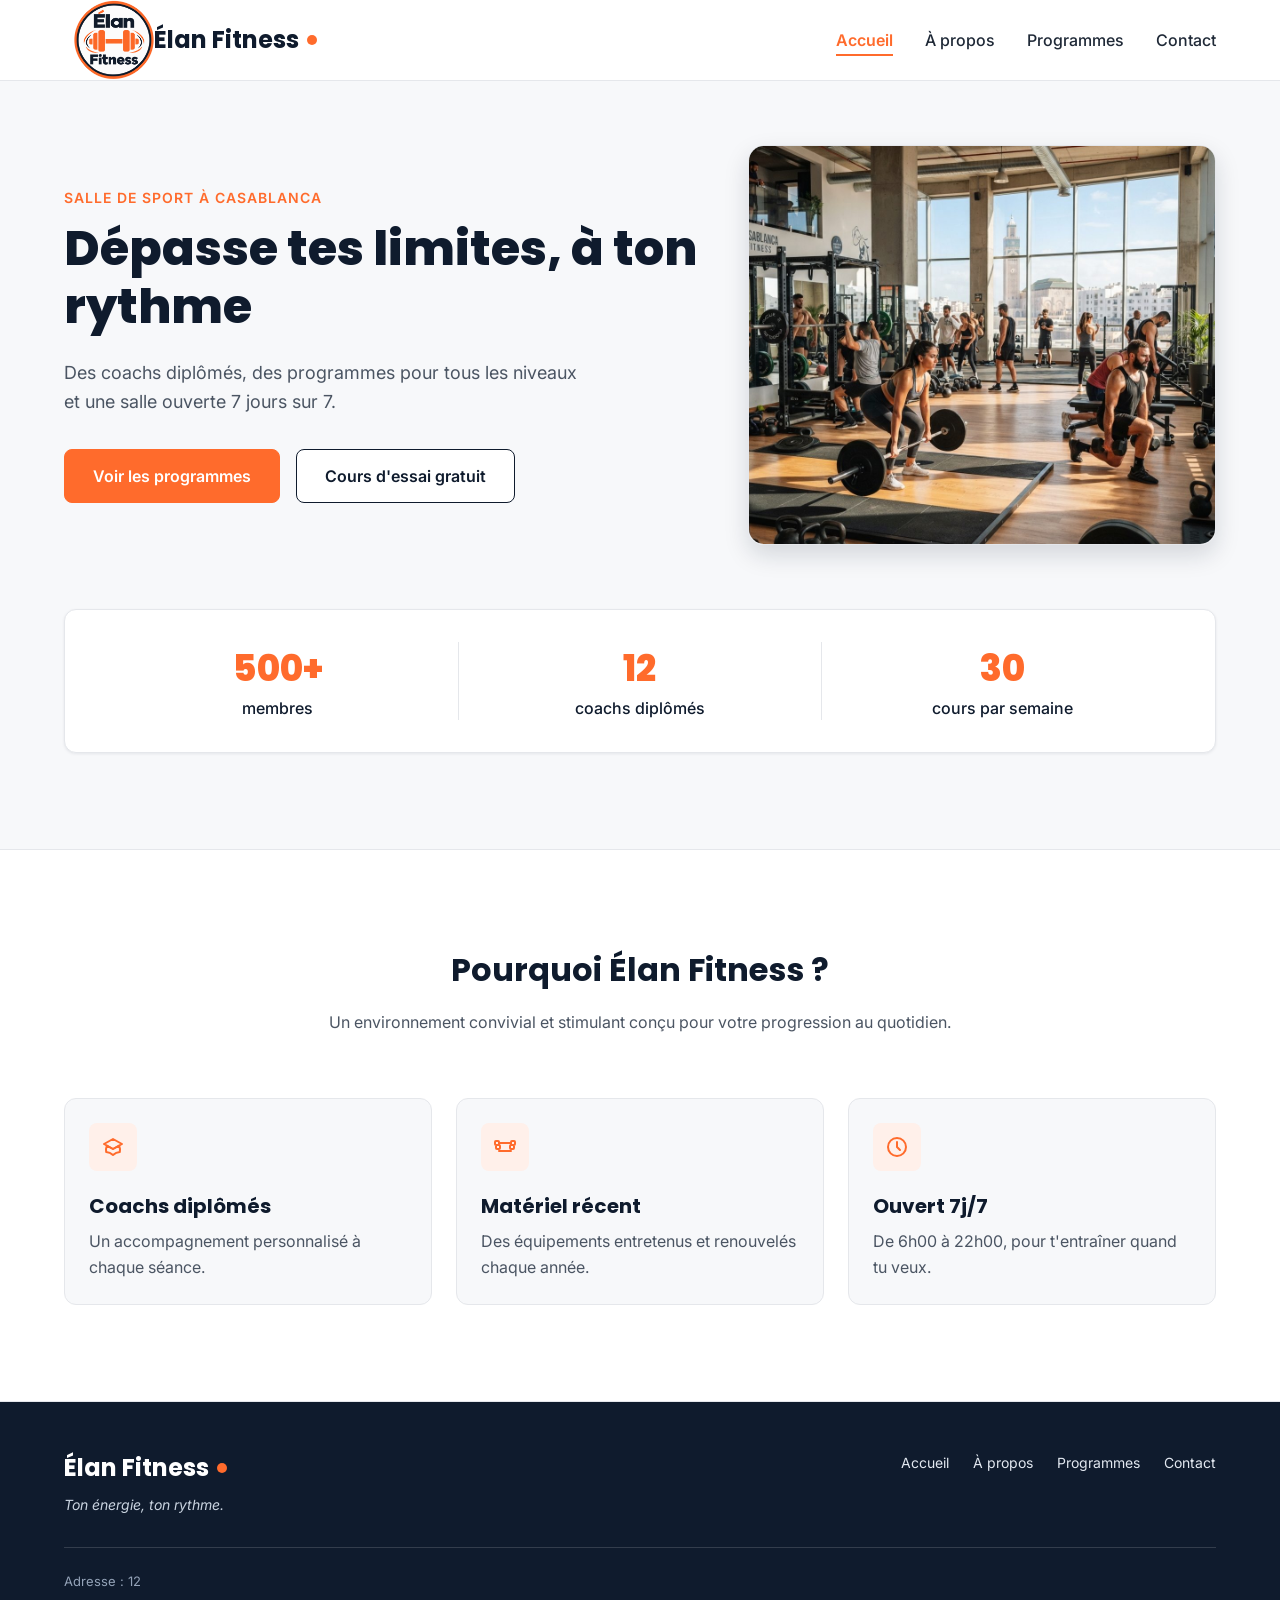
<file: index.html>
<!DOCTYPE html>
<html lang="fr">
<head>
  <meta charset="UTF-8">
  <meta name="viewport" content="width=device-width, initial-scale=1">
  <meta name="description" content="Élan Fitness, salle de sport à Casablanca : musculation, yoga, cardio et boxe fitness avec des coachs diplômés. Réservez votre cours d'essai gratuit.">
  <title>Élan Fitness | Salle de sport à Casablanca</title>

  <link rel="preconnect" href="https://fonts.googleapis.com">
  <link rel="preconnect" href="https://fonts.gstatic.com" crossorigin>
  <link href="https://fonts.googleapis.com/css2?family=Inter:wght@400;500;600&family=Poppins:wght@600;700;800&display=swap" rel="stylesheet">

  <link rel="stylesheet" href="style.css">
</head>

<body>

  <header class="en-tete">
    <div class="conteneur en-tete-contenu">
      <a href="index.html" class="logo"><img src="img/logo.png" alt="logo elan " class="image-logo"> Élan Fitness </a>

      <nav aria-label="Navigation principale">
        <ul class="menu">
         <li><a href="index.html" class="lien-actif" aria-current="page">Accueil</a></li>

          <li><a href="propos.html">À propos</a></li>
          <li><a href="programmes.html">Programmes</a></li>
          <li><a href="contactez-nous.html">Contact</a></li>
        </ul>
      </nav>
    </div>
  </header>

  <main>

    <section id="accueil" class="hero">
      <div class="conteneur">

        <div class="hero-contenu">
          <div class="hero-texte">
            <p class="sur-titre">Salle de sport à Casablanca</p>
            <h1>Dépasse tes limites, à ton rythme</h1>
            <p class="hero-description">
              Des coachs diplômés, des programmes pour tous les niveaux et une salle ouverte 7 jours sur 7.
            </p>
            <div class="boutons">

              <a href="programmes.html" class="bouton bouton-principal">Voir les programmes</a>
              <a href="contactez-nous.html" class="bouton bouton-secondaire">Cours d'essai gratuit</a>

            </div>
          </div>

          <img class="hero-image" src="img/hero.jpg" alt="Des personnes s'entraînent dans une salle de sport lumineuse à Casablanca">
        </div>

        <div class="chiffres">
          <div class="chiffre">
            <p class="chiffre-nombre">500+</p>
            <p>membres</p>
          </div>
          <div class="chiffre">
            <p class="chiffre-nombre">12</p>
            <p>coachs diplômés</p>
          </div>
          <div class="chiffre">
            <p class="chiffre-nombre">30</p>
            <p>cours par semaine</p>
          </div>
        </div>

      </div>
    </section>

  


    <section class="section section-blanche">
      <div class="conteneur">

        <div class="section-titre">
          <h2>Pourquoi Élan Fitness ?</h2>
          <p>Un environnement convivial et stimulant conçu pour votre progression au quotidien.</p>
        </div>

        <div class="cartes">
          <article class="carte carte-avantage">
            <div class="icone"><img src="img/icone-coach.svg" alt=""></div>
            <h3>Coachs diplômés</h3>
            <p>Un accompagnement personnalisé à chaque séance.</p>
          </article>

          <article class="carte carte-avantage">
            <div class="icone"><img src="img/icone-materiel.svg" alt=""></div>
            <h3>Matériel récent</h3>
            <p>Des équipements entretenus et renouvelés chaque année.</p>
          </article>

          <article class="carte carte-avantage">
            <div class="icone"><img src="img/icone-horloge.svg" alt=""></div>
            <h3>Ouvert 7j/7</h3>
            <p>De 6h00 à 22h00, pour t'entraîner quand tu veux.</p>
          </article>
        </div>

      </div>
    </section>

    

    

  </main>

  <footer class="pied-de-page">
    <div class="conteneur">

      <div class="pied-haut">
        <div>
          <p class="logo logo-clair">Élan Fitness</p>
          <p class="slogan">Ton énergie, ton rythme.</p>
        </div>

        <nav aria-label="Navigation du pied de page">
          <ul class="menu menu-pied">
            <li><a href="index.html">Accueil</a></li>
            <li><a href="propos.html">À propos</a></li>

             <li><a href="programmes.html">Programmes</a></li>
              <li><a href="contactez-nous.html">Contact</a></li>
</ul>

        </nav>
      </div>

      <div class="pied-bas">
        <p>Adresse : 12
</file>
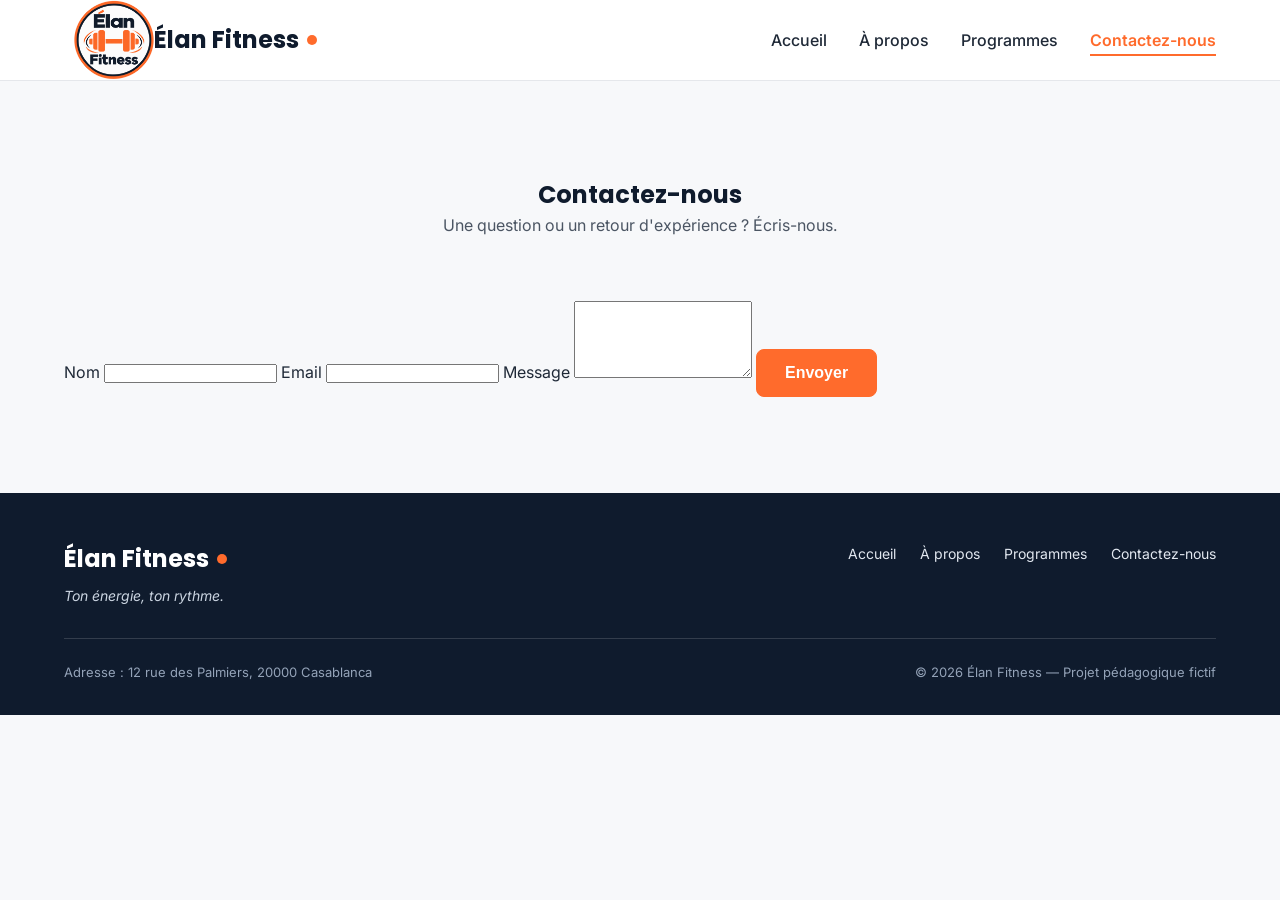
<file: contactez-nous.html>
<!DOCTYPE html>
<html lang="fr">
<head>
  <meta charset="UTF-8">
  <meta name="viewport" content="width=device-width, initial-scale=1">
  <meta name="description" content="Contactez Élan Fitness à Casablanca : envoyez-nous un message ou votre retour d'expérience.">
  <title>Contactez-nous | Élan Fitness</title>

  <link rel="preconnect" href="https://fonts.googleapis.com">
  <link rel="preconnect" href="https://fonts.gstatic.com" crossorigin>
  <link href="https://fonts.googleapis.com/css2?family=Inter:wght@400;500;600&family=Poppins:wght@600;700;800&display=swap" rel="stylesheet">

  <link rel="stylesheet" href="style.css">
</head>

<body>

  <header class="en-tete">
    <div class="conteneur en-tete-contenu">
     <a href="index.html" class="logo"><img src="img/logo.png" alt="logo elan " class="image-logo"> Élan Fitness </a>
      <nav aria-label="Navigation principale">
        <ul class="menu">
          <li><a href="index.html">Accueil</a></li>
          <li><a href="propos.html">À propos</a></li>
          <li><a href="programmes.html">Programmes</a></li>
          <li><a href="contactez-nous.html" class="lien-actif" aria-current="page">Contactez-nous</a></li>
        </ul>
      </nav>
    </div>
  </header>

  <main>

    <section class="section">
      <div class="conteneur">

        <div class="section-titre">
          <h1>Contactez-nous</h1>
          <p>Une question ou un retour d'expérience ? Écris-nous.</p>
        </div>

        <form class="formulaire" action="#" method="post">

          <label for="nom">Nom</label>
          <input type="text" id="nom" name="nom" required>

          <label for="email">Email</label>
          <input type="email" id="email" name="email" required>

          <label for="message">Message</label>
          <textarea id="message" name="message" rows="5" required></textarea>

          <button type="submit" class="bouton bouton-principal">Envoyer</button>

        </form>

      </div>
    </section>

  </main>

  <footer class="pied-de-page">
    <div class="conteneur">

      <div class="pied-haut">
        <div>
          <p class="logo logo-clair">Élan Fitness</p>
          <p class="slogan">Ton énergie, ton rythme.</p>
        </div>

        <nav aria-label="Navigation du pied de page">
          <ul class="menu menu-pied">
            <li><a href="index.html">Accueil</a></li>
            <li><a href="propos.html">À propos</a></li>
            <li><a href="programmes.html">Programmes</a></li>
            <li><a href="contactez-nous.html">Contactez-nous</a></li>
          </ul>
        </nav>
      </div>

      <div class="pied-bas">
        <p>Adresse : 12 rue des Palmiers, 20000 Casablanca</p>
        <p>&copy; 2026 Élan Fitness — Projet pédagogique fictif</p>
      </div>

    </div>
  </footer>

</body>
</html>
</file>
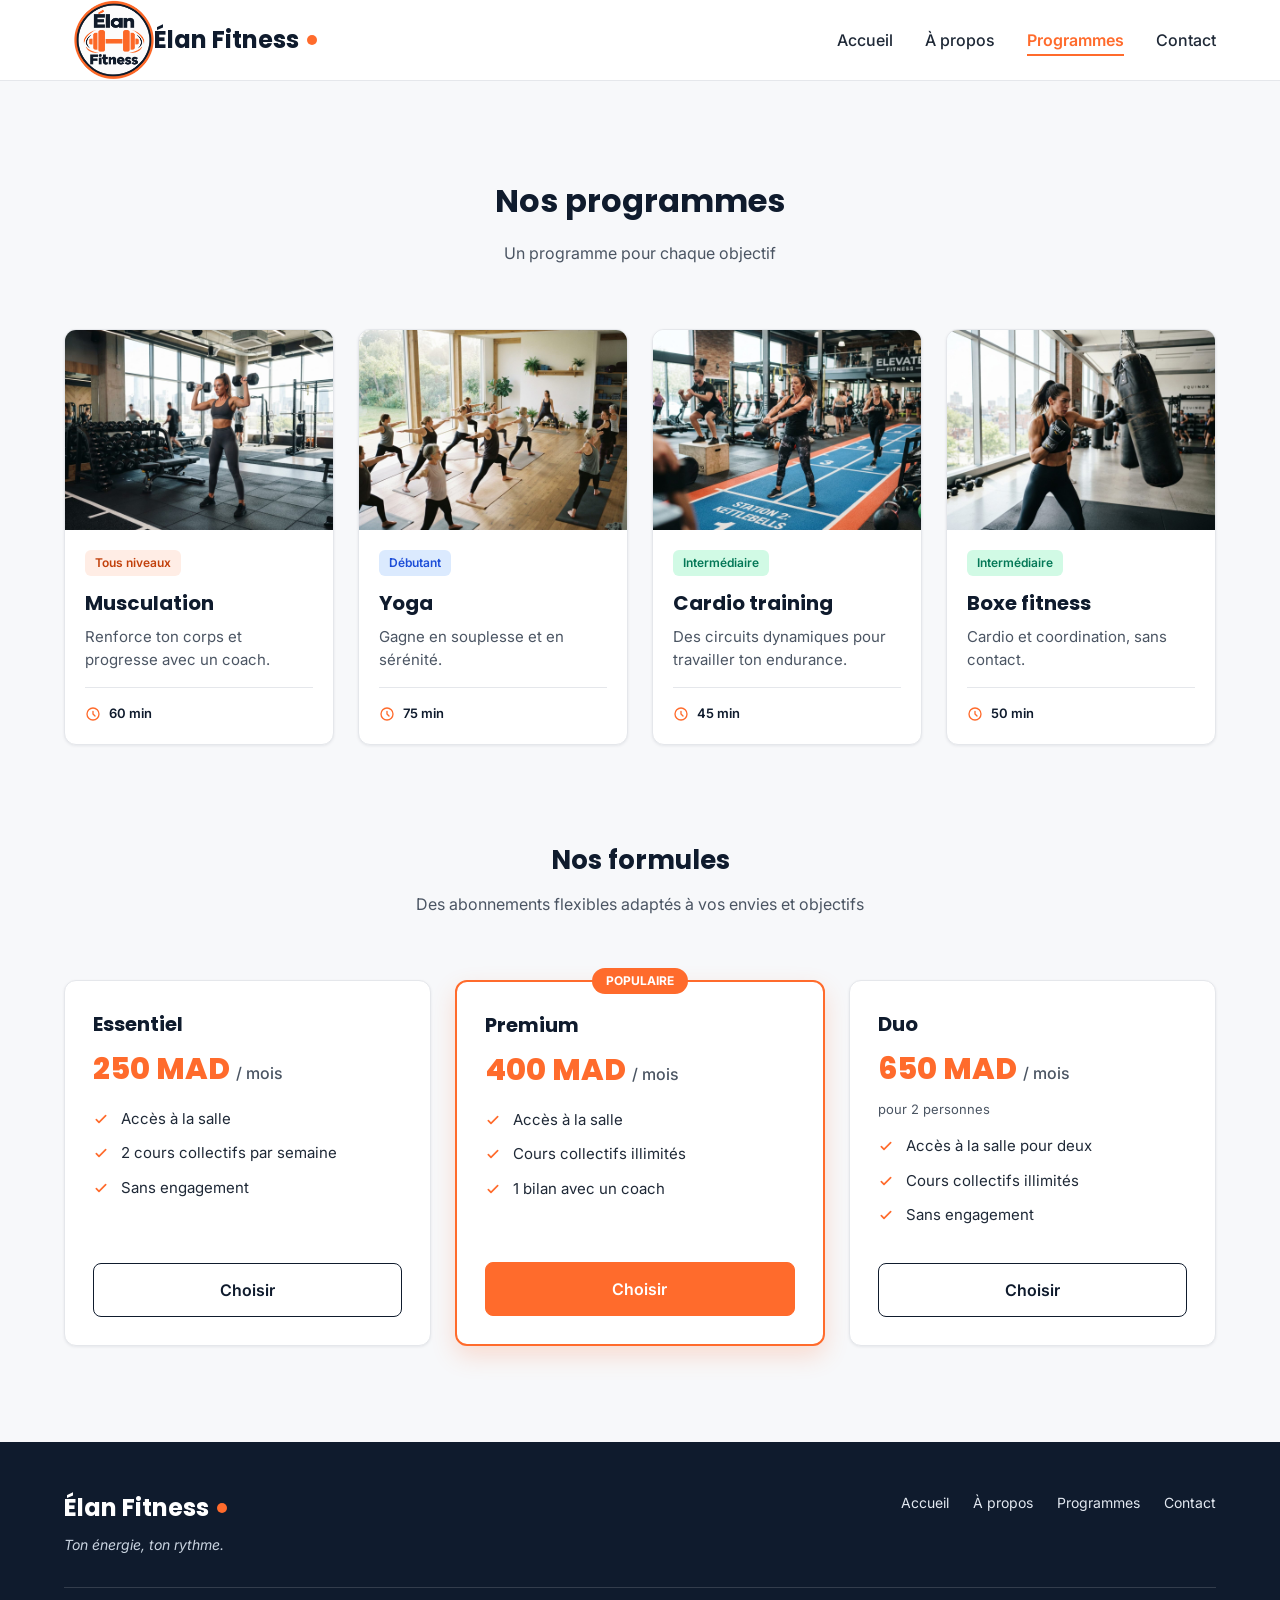
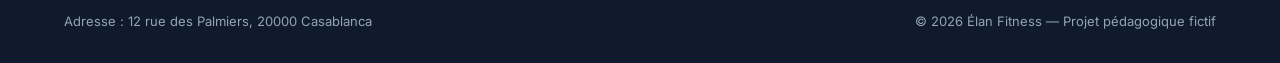
<file: programmes.html>
<!DOCTYPE html>
<html lang="fr">
<head>
  <meta charset="UTF-8">
  <meta name="viewport" content="width=device-width, initial-scale=1">
  <meta name="description" content="Élan Fitness, salle de sport à Casablanca : musculation, yoga, cardio et boxe fitness avec des coachs diplômés. Réservez votre cours d'essai gratuit.">
  <title>Élan Fitness | Salle de sport à Casablanca</title>

  <link rel="preconnect" href="https://fonts.googleapis.com">
  <link rel="preconnect" href="https://fonts.gstatic.com" crossorigin>
  <link href="https://fonts.googleapis.com/css2?family=Inter:wght@400;500;600&family=Poppins:wght@600;700;800&display=swap" rel="stylesheet">

  <link rel="stylesheet" href="style.css">
</head>

<body>

  <header class="en-tete">
    <div class="conteneur en-tete-contenu">
  <a href="index.html" class="logo"><img src="img/logo.png" alt="logo elan " class="image-logo"> Élan Fitness </a>

      <nav aria-label="Navigation principale">
        <ul class="menu">
          <li><a href="index.html">Accueil</a></li>
          <li><a href="propos.html">À propos</a></li>
          <li><a href="programmes.html" class="lien-actif" aria-current="page">Programmes</a></li>
           <li><a href="contactez-nous.html">Contact</a></li>
        </ul>
      </nav>
    </div>
  </header>

  <main>
    
    
    <section id="programmes" class="section">
      <div class="conteneur">

        <div class="section-titre">
          <h2>Nos programmes</h2>
          <p>Un programme pour chaque objectif</p>
        </div>

        <div class="cartes">

          <article class="carte carte-programme">
            <img src="img/musculation.jpg" alt="Une sportive soulève des haltères dans l'espace musculation">
            <div class="programme-corps">
              <span class="etiquette etiquette-orange">Tous niveaux</span>
              <h3>Musculation</h3>
              <p>Renforce ton corps et progresse avec un coach.</p>
              <p class="duree"><img src="img/icone-duree.svg" alt="">60 min</p>
            </div>
          </article>

          <article class="carte carte-programme">
            <img src="img/yoga.jpg" alt="Un groupe pratique le yoga sur des tapis dans une salle lumineuse">
            <div class="programme-corps">
              <span class="etiquette etiquette-bleue">Débutant</span>
              <h3>Yoga</h3>
              <p>Gagne en souplesse et en sérénité.</p>
              <p class="duree"><img src="img/icone-duree.svg" alt="">75 min</p>
            </div>
          </article>

          <article class="carte carte-programme">
            <img src="img/cardio.jpg" alt="Des sportifs suivent un circuit de cardio training avec des kettlebells">
            <div class="programme-corps">
              <span class="etiquette etiquette-verte">Intermédiaire</span>
              <h3>Cardio training</h3>
              <p>Des circuits dynamiques pour travailler ton endurance.</p>
              <p class="duree"><img src="img/icone-duree.svg" alt="">45 min</p>
            </div>
          </article>

          <article class="carte carte-programme">
            <img src="img/boxe.jpg" alt="Une sportive frappe un sac de frappe pendant un cours de boxe fitness">
            <div class="programme-corps">
              <span class="etiquette etiquette-verte">Intermédiaire</span>
              <h3>Boxe fitness</h3>
              <p>Cardio et coordination, sans contact.</p>
              <p class="duree"><img src="img/icone-duree.svg" alt="">50 min</p>
            </div>
          </article>

        </div>

        <div class="formules">

          <div class="section-titre">
            <h3>Nos formules</h3>
            <p>Des abonnements flexibles adaptés à vos envies et objectifs</p>
          </div>

          <div class="cartes">

            <article class="carte formule">
              <h4>Essentiel</h4>
              <p class="prix">250 MAD <span>/ mois</span></p>
              <ul class="formule-liste">
                <li>Accès à la salle</li>
                <li>2 cours collectifs par semaine</li>
                <li>Sans engagement</li>
              </ul>
              <a href="#contact" class="bouton bouton-secondaire">Choisir</a>
            </article>

            <article class="carte formule formule-populaire">
              <p class="badge-populaire">Populaire</p>
              <h4>Premium</h4>
              <p class="prix">400 MAD <span>/ mois</span></p>
              <ul class="formule-liste">
                <li>Accès à la salle</li>
                <li>Cours collectifs illimités</li>
                <li>1 bilan avec un coach</li>
              </ul>
              <a href="#contact" class="bouton bouton-principal">Choisir</a>
            </article>

            <article class="carte formule">
              <h4>Duo</h4>
              <p class="prix">650 MAD <span>/ mois</span></p>
              <p class="prix-note">pour 2 personnes</p>
              <ul class="formule-liste">
                <li>Accès à la salle pour deux</li>
                <li>Cours collectifs illimités</li>
                <li>Sans engagement</li>
              </ul>
              <a href="#contact" class="bouton bouton-secondaire">Choisir</a>
            </article>

          </div>
        </div>

      </div>
    </section>

  </main>

  <footer class="pied-de-page">
    <div class="conteneur">

      <div class="pied-haut">
        <div>
          <p class="logo logo-clair">Élan Fitness</p>
          <p class="slogan">Ton énergie, ton rythme.</p>
        </div>

        <nav aria-label="Navigation du pied de page">
          <ul class="menu menu-pied">
            <li><a href="index.html">Accueil</a></li>
            <li><a href="propos.html">À propos</a></li>
            <li><a href="programmes.html">Programmes</a></li>
            <li><a href="contactez-nous.html">Contact</a></li>
          </ul>
        </nav>
      </div>

      <div class="pied-bas">
        <p>Adresse : 12 rue des Palmiers, 20000 Casablanca</p>
        <p>&copy; 2026 Élan Fitness — Projet pédagogique fictif</p>
      </div>

    </div>
  </footer>

</body>
</html>
</file>
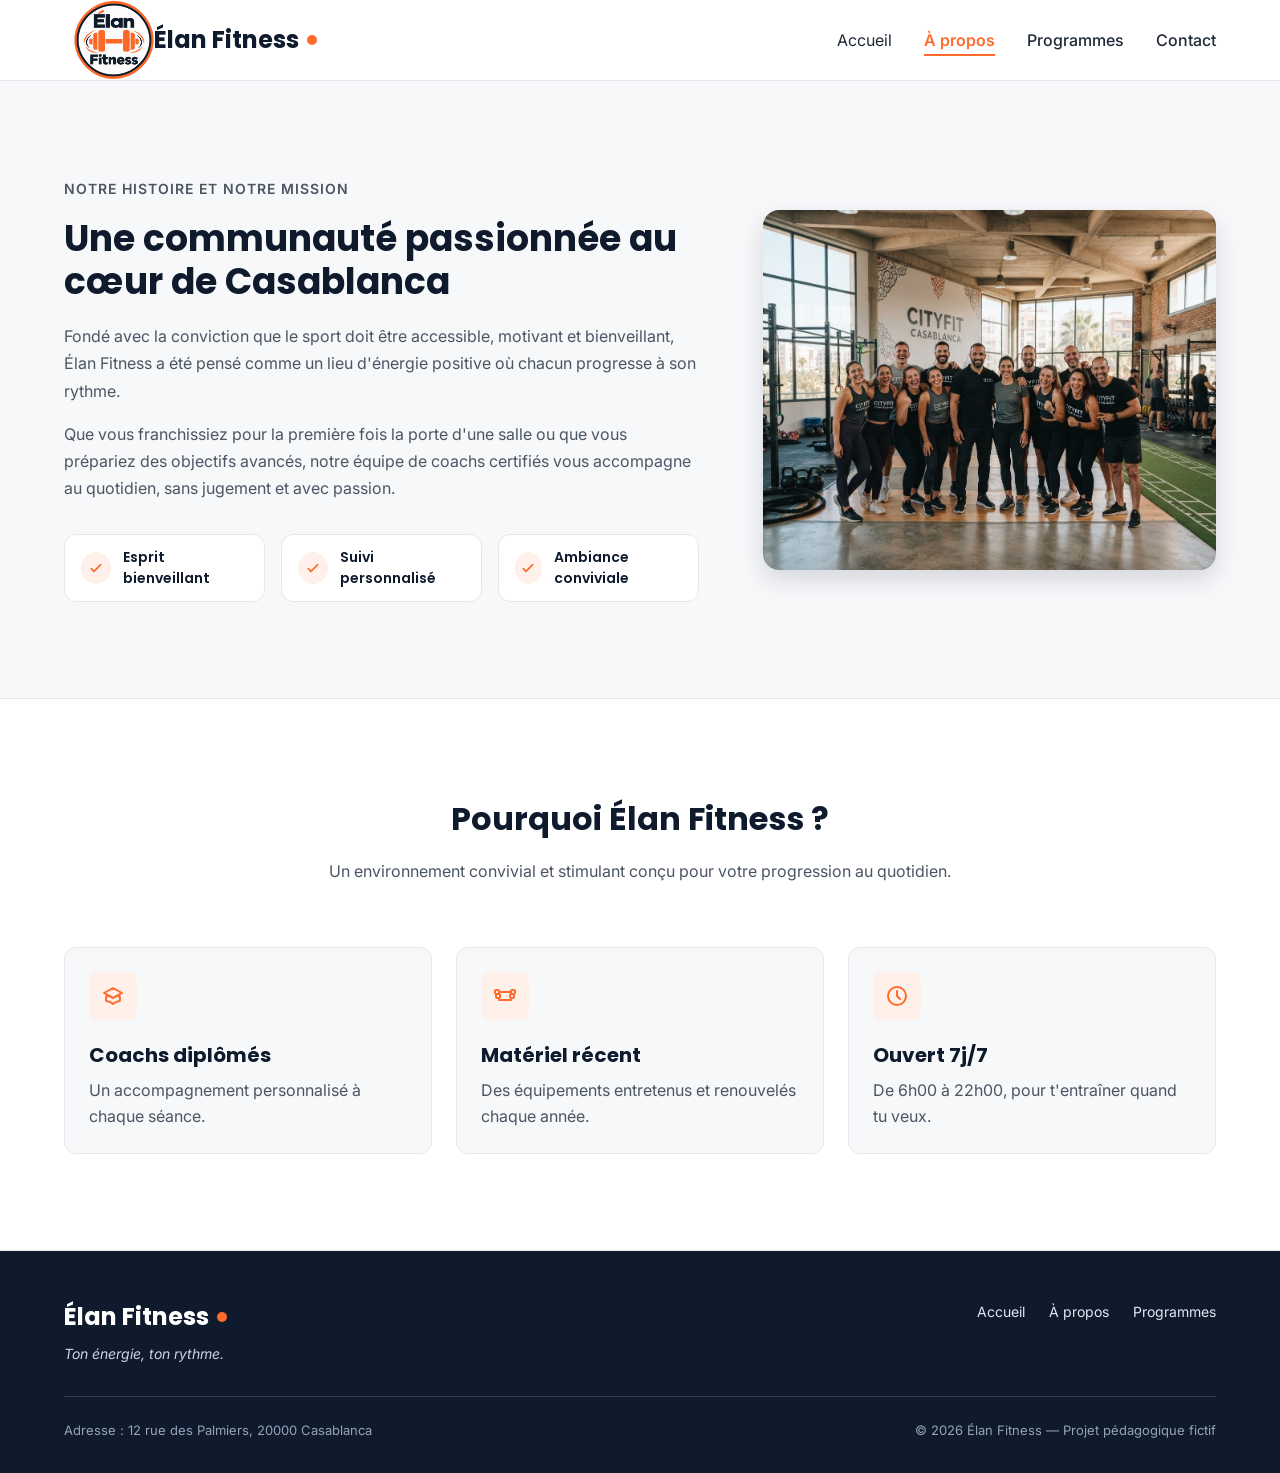
<file: propos.html>
<!DOCTYPE html>
<html lang="fr">
<head>
  <meta charset="UTF-8">
  <meta name="viewport" content="width=device-width, initial-scale=1">
  <meta name="description" content="Élan Fitness, salle de sport à Casablanca : musculation, yoga, cardio et boxe fitness avec des coachs diplômés. Réservez votre cours d'essai gratuit.">
  <title>Élan Fitness | Salle de sport à Casablanca</title>

  <link rel="preconnect" href="https://fonts.googleapis.com">
  <link rel="preconnect" href="https://fonts.gstatic.com" crossorigin>
  <link href="https://fonts.googleapis.com/css2?family=Inter:wght@400;500;600&family=Poppins:wght@600;700;800&display=swap" rel="stylesheet">

  <link rel="stylesheet" href="style.css">
</head>

<body>

  <header class="en-tete">
    <div class="conteneur en-tete-contenu">
   <a href="index.html" class="logo"><img src="img/logo.png" alt="logo elan " class="image-logo"> Élan Fitness </a>

      <nav aria-label="Navigation principale">
        <ul class="menu">
          <li><a href="index.html"></a>Accueil</li>
          <li><a href="propos.html" class="lien-actif">À propos</a></li>
          <li><a href="programmes.html">Programmes</a></li>
           <li><a href="contactez-nous.html">Contact</a></li>

        </ul>
      </nav>
    </div>
  </header>

  <main>


    <section id="a-propos" class="section">
      <div class="conteneur apropos-contenu">

        <div class="apropos-texte">
          <p class="sur-titre">Notre histoire et notre mission</p>
          <h2>Une communauté passionnée au cœur de Casablanca</h2>
          <p>
            Fondé avec la conviction que le sport doit être accessible, motivant et bienveillant,
            Élan Fitness a été pensé comme un lieu d'énergie positive où chacun progresse à son rythme.
          </p>
          <p>
            Que vous franchissiez pour la première fois la porte d'une salle ou que vous prépariez des
            objectifs avancés, notre équipe de coachs certifiés vous accompagne au quotidien, sans
            jugement et avec passion.
          </p>

          <ul class="valeurs">
            <li class="valeur">
              <div class="icone icone-petite"><img src="img/icone-check.svg" alt=""></div>
              <span>Esprit bienveillant</span>
            </li>
            <li class="valeur">
              <div class="icone icone-petite"><img src="img/icone-check.svg" alt=""></div>
              <span>Suivi personnalisé</span>
            </li>
            <li class="valeur">
              <div class="icone icone-petite"><img src="img/icone-check.svg" alt=""></div>
              <span>Ambiance conviviale</span>
            </li>
          </ul>
        </div>

        <img class="apropos-image" src="img/equipe.jpg" alt="L'équipe de coachs d'Élan Fitness réunie dans la salle">

      </div>
    </section>

    <section class="section section-blanche">
      <div class="conteneur">

        <div class="section-titre">
          <h2>Pourquoi Élan Fitness ?</h2>
          <p>Un environnement convivial et stimulant conçu pour votre progression au quotidien.</p>
        </div>

        <div class="cartes">
          <article class="carte carte-avantage">
            <div class="icone"><img src="img/icone-coach.svg" alt=""></div>
            <h3>Coachs diplômés</h3>
            <p>Un accompagnement personnalisé à chaque séance.</p>
          </article>

          <article class="carte carte-avantage">
            <div class="icone"><img src="img/icone-materiel.svg" alt=""></div>
            <h3>Matériel récent</h3>
            <p>Des équipements entretenus et renouvelés chaque année.</p>
          </article>

          <article class="carte carte-avantage">
            <div class="icone"><img src="img/icone-horloge.svg" alt=""></div>
            <h3>Ouvert 7j/7</h3>
            <p>De 6h00 à 22h00, pour t'entraîner quand tu veux.</p>
          </article>
        </div>

      </div>
    </section>

  </main>

  <footer class="pied-de-page">
    <div class="conteneur">

      <div class="pied-haut">
        <div>
          <p class="logo logo-clair">Élan Fitness</p>
          <p class="slogan">Ton énergie, ton rythme.</p>
        </div>

        <nav aria-label="Navigation du pied de page">
          <ul class="menu menu-pied">
            <li><a href="index.html">Accueil</a></li>
            <li><a href="propos.html">À propos</a></li>
            <li><a href="programmes.html">Programmes</a></li>
          </ul>
        </nav>
      </div>

      <div class="pied-bas">
        <p>Adresse : 12 rue des Palmiers, 20000 Casablanca</p>
        <p>&copy; 2026 Élan Fitness — Projet pédagogique fictif</p>
      </div>

    </div>
  </footer>

</body>
</html>
</file>
<file: style.css>
* {
  box-sizing: border-box;
  margin: 0;
  padding: 0;
}

html {
  scroll-behavior: smooth;
}

body {
  font-family: 'Inter', Arial, sans-serif;
  font-size: 16px;
  line-height: 1.5;
  color: #1F2937;
  background-color: #F7F8FA;
}

h1, h2, h3, h4 {
  font-family: 'Poppins', Arial, sans-serif;
  color: #0F1B2D;
}

a {
  color: inherit;
  text-decoration: none;
}

ul {
  list-style: none;
}

img {
  display: block;
  max-width: 100%;
}

a:focus-visible,
button:focus-visible {
  outline: 3px solid #FF6B2C;
  outline-offset: 2px;
}

.conteneur {
  width: 100%;
  max-width: 1200px;
  margin: 0 auto;
  padding: 0 24px;
}

.section {
  padding: 96px 0;
}

.section-blanche {
  background-color: #FFFFFF;
  border-top: 1px solid #E5E7EB;
  border-bottom: 1px solid #E5E7EB;
}

.section-titre {
  max-width: 640px;
  margin: 0 auto 64px;
  text-align: center;
}

.section-titre h2 {
  font-size: 32px;
  margin-bottom: 16px;
}

.section-titre h3 {
  font-size: 26px;
  margin-bottom: 12px;
}

.section-titre p {
  color: #4B5563;
}

.sur-titre {
  font-size: 14px;
  font-weight: 600;
  color: #FF6B2C;
  text-transform: uppercase;
  letter-spacing: 1px;
  margin-bottom: 12px;
}

.bouton {
  display: inline-block;
  padding: 14px 28px;
  border-radius: 8px;
  font-size: 16px;
  font-weight: 600;
  text-align: center;
  cursor: pointer;
}

.bouton-principal {
  background-color: #FF6B2C;
  border: 1px solid #FF6B2C;
  color: #FFFFFF;
}

.bouton-principal:hover {
  background-color: #F05817;
}

.bouton-secondaire {
  background-color: #FFFFFF;
  border: 1px solid #0F1B2D;
  color: #0F1B2D;
}

.bouton-secondaire:hover {
  background-color: #F3F4F6;
}

.cartes {
  display: flex;
  gap: 24px;
}

.carte {
  flex: 1;
  background-color: #FFFFFF;
  border: 1px solid #E5E7EB;
  border-radius: 12px;
  box-shadow: 0 1px 3px rgba(15, 27, 45, 0.08);
}

.icone {
  width: 48px;
  height: 48px;
  background-color: #FFF0EA;
  border-radius: 8px;
  display: flex;
  align-items: center;
  justify-content: center;
}

.icone img {
  width: 24px;
  height: 24px;
}

.icone-petite {
  width: 32px;
  height: 32px;
  border-radius: 50%;
}

.icone-petite img {
  width: 16px;
  height: 16px;
}

.en-tete {
  position: sticky;
  top: 0;
  z-index: 10;
  background-color: #FFFFFF;
  border-bottom: 1px solid #E5E7EB;
}

.en-tete-contenu {
  height: 80px;
  display: flex;
  align-items: center;
  justify-content: space-between;
}

.logo {
  display: flex;
  align-items: center;
  font-family: 'Poppins', Arial, sans-serif;
  font-size: 24px;
  font-weight: 700;
  color: #0F1B2D;
}

.logo::after {
  content: "";
  width: 10px;
  height: 10px;
  margin-left: 8px;
  background-color: #FF6B2C;
  border-radius: 50%;
}

.menu {
  display: flex;
  gap: 32px;
}

.menu a {
  font-weight: 500;
  padding-bottom: 4px;
  border-bottom: 2px solid transparent;
}

.menu a:hover {
  color: #FF6B2C;
}

.menu .lien-actif {
  color: #FF6B2C;
  font-weight: 600;
  border-bottom-color: #FF6B2C;
}

.hero {
  padding: 64px 0 96px;
}

.hero-contenu {
  display: flex;
  align-items: center;
  gap: 32px;
}

.hero-texte {
  flex: 7;
}

.hero-texte h1 {
  font-size: 48px;
  font-weight: 800;
  line-height: 1.2;
  margin-bottom: 24px;
}

.hero-description {
  max-width: 520px;
  font-size: 18px;
  line-height: 1.6;
  color: #4B5563;
  margin-bottom: 32px;
}

.boutons {
  display: flex;
  flex-wrap: wrap;
  gap: 16px;
}

.hero-image {
  flex: 5;
  min-width: 0;
  height: 400px;
  object-fit: cover;
  border-radius: 16px;
  border: 1px solid #E5E7EB;
  box-shadow: 0 10px 25px rgba(15, 27, 45, 0.15);
}

.chiffres {
  display: flex;
  margin-top: 64px;
  padding: 32px;
  background-color: #FFFFFF;
  border: 1px solid #E5E7EB;
  border-radius: 12px;
  box-shadow: 0 1px 3px rgba(15, 27, 45, 0.08);
}

.chiffre {
  flex: 1;
  text-align: center;
  font-weight: 500;
  color: #0F1B2D;
}

.chiffre + .chiffre {
  border-left: 1px solid #E5E7EB;
}

.chiffre-nombre {
  font-family: 'Poppins', Arial, sans-serif;
  font-size: 36px;
  font-weight: 800;
  color: #FF6B2C;
}

.carte-avantage {
  padding: 24px;
  background-color: #F7F8FA;
  box-shadow: none;
}

.carte-avantage .icone {
  margin-bottom: 20px;
}

.carte-avantage h3 {
  font-size: 20px;
  margin-bottom: 8px;
}

.carte-avantage p {
  color: #4B5563;
  line-height: 1.6;
}

.apropos-contenu {
  display: flex;
  align-items: center;
  gap: 64px;
}

.apropos-texte {
  flex: 7;
}

.apropos-texte h2 {
  font-size: 36px;
  line-height: 1.2;
  margin-bottom: 20px;
}

.apropos-texte p {
  color: #4B5563;
  line-height: 1.7;
  margin-bottom: 16px;
}

.valeurs {
  display: flex;
  gap: 16px;
  margin-top: 32px;
}

.valeur {
  flex: 1;
  display: flex;
  align-items: center;
  gap: 12px;
  padding: 12px 16px;
  background-color: #FFFFFF;
  border: 1px solid #E5E7EB;
  border-radius: 12px;
  font-family: 'Poppins', Arial, sans-serif;
  font-size: 14px;
  font-weight: 600;
  color: #0F1B2D;
}

.apropos-image {
  flex: 5;
  min-width: 0;
  height: 360px;
  object-fit: cover;
  border-radius: 16px;
  box-shadow: 0 10px 25px rgba(15, 27, 45, 0.15);
}

.carte-programme {
  display: flex;
  flex-direction: column;
  overflow: hidden;
}

.carte-programme > img {
  width: 100%;
  height: 200px;
  object-fit: cover;
}

.programme-corps {
  flex: 1;
  display: flex;
  flex-direction: column;
  padding: 20px;
}

.programme-corps h3 {
  font-size: 20px;
  margin-bottom: 8px;
}

.programme-corps p {
  font-size: 15px;
  color: #4B5563;
}

.etiquette {
  align-self: flex-start;
  padding: 4px 10px;
  margin-bottom: 12px;
  border-radius: 6px;
  font-size: 12px;
  font-weight: 600;
}

.etiquette-orange {
  background-color: #FFEDE5;
  color: #C2410C;
}

.etiquette-bleue {
  background-color: #DBEAFE;
  color: #1D4ED8;
}

.etiquette-verte {
  background-color: #D1FAE5;
  color: #047857;
}

.programme-corps .duree {
  display: flex;
  align-items: center;
  gap: 8px;
  margin-top: auto;
  padding-top: 16px;
  border-top: 1px solid #E5E7EB;
  font-size: 13px;
  font-weight: 600;
  color: #0F1B2D;
}

.programme-corps h3 + p {
  margin-bottom: 16px;
}

.duree img {
  width: 16px;
  height: 16px;
}

.formules {
  margin-top: 96px;
}

.formule {
  position: relative;
  display: flex;
  flex-direction: column;
  padding: 28px;
}

.formule h4 {
  font-size: 20px;
}

.prix {
  margin: 8px 0 16px;
  font-family: 'Poppins', Arial, sans-serif;
  font-size: 30px;
  font-weight: 800;
  color: #FF6B2C;
}

.prix span {
  font-family: 'Inter', Arial, sans-serif;
  font-size: 16px;
  font-weight: 500;
  color: #4B5563;
}

.prix-note {
  margin: -8px 0 16px;
  font-size: 13px;
  color: #4B5563;
}

.formule-liste {
  flex: 1;
  margin-bottom: 24px;
}

.formule-liste li {
  padding-left: 28px;
  margin-bottom: 12px;
  font-size: 15px;
  background-image: url('img/icone-check.svg');
  background-repeat: no-repeat;
  background-position: left center;
  background-size: 16px;
}

.formule .bouton {
  display: block;
}

.formule-populaire {
  border: 2px solid #FF6B2C;
  box-shadow: 0 10px 25px rgba(255, 107, 44, 0.2);
}

.badge-populaire {
  position: absolute;
  top: -14px;
  left: 50%;
  transform: translateX(-50%);
  padding: 4px 14px;
  background-color: #FF6B2C;
  border-radius: 999px;
  font-size: 12px;
  font-weight: 700;
  text-transform: uppercase;
  color: #FFFFFF;
}

.pied-de-page {
  padding: 48px 0 32px;
  background-color: #0F1B2D;
  color: #FFFFFF;
}

.pied-haut {
  display: flex;
  justify-content: space-between;
  align-items: flex-start;
  padding-bottom: 32px;
  border-bottom: 1px solid rgba(255, 255, 255, 0.15);
}

.logo-clair {
  color: #FFFFFF;
}

.slogan {
  margin-top: 8px;
  font-size: 14px;
  font-style: italic;
  color: #CBD5E1;
}

.menu-pied {
  gap: 24px;
}

.menu-pied a {
  font-size: 14px;
  font-weight: 400;
  color: #E2E8F0;
}

.pied-bas {
  display: flex;
  justify-content: space-between;
  margin-top: 24px;
  font-size: 13px;
  color: #94A3B8;
}
.logo img {
  width: 80px;
  height: auto;
  margin-left: 10px;
}
</file>
